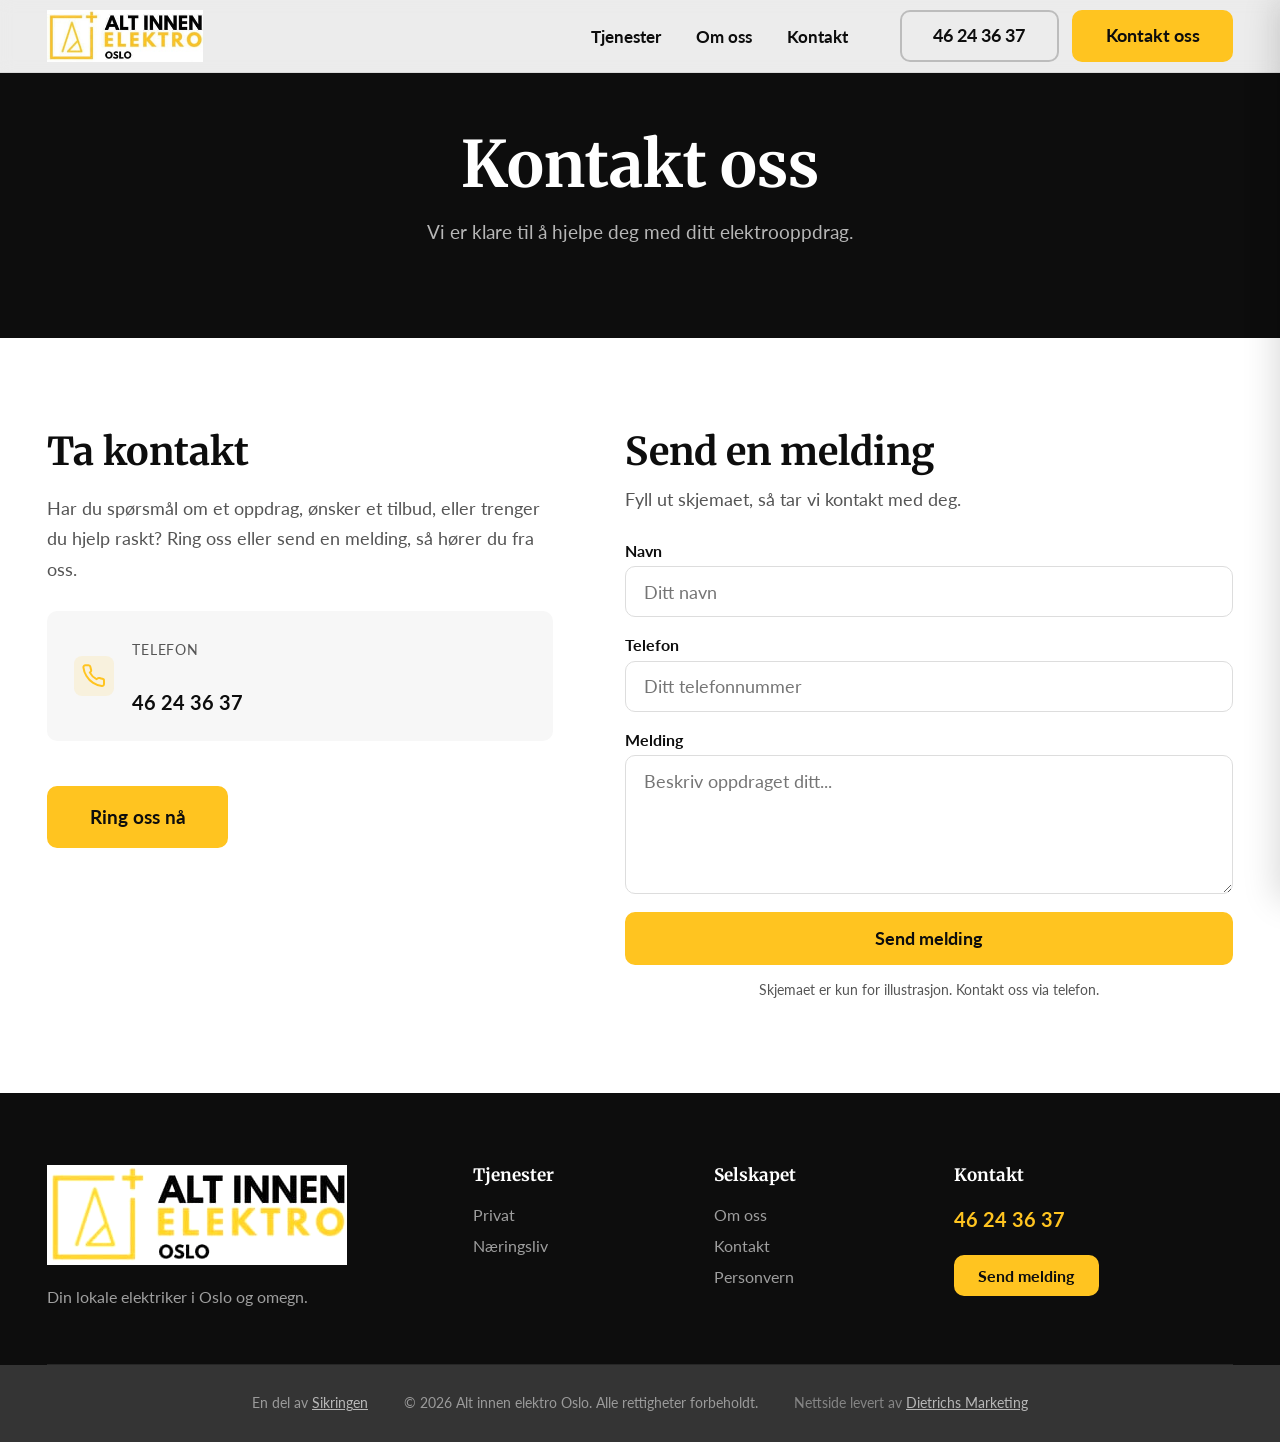
<file: kontakt.html>
﻿<!DOCTYPE html>
<html lang="no">
<head>
  <meta charset="UTF-8">
  <meta name="viewport" content="width=device-width, initial-scale=1.0">
  <title>Kontakt oss | Alt innen elektro Oslo</title>
  <meta name="description" content="Ta kontakt med Alt innen elektro Oslo. Ring 46 24 36 37 eller send oss en melding.">
  <meta name="theme-color" content="#FFC420">
  <link rel="icon" type="image/x-icon" href="favicon.ico">
  <link rel="icon" type="image/png" sizes="32x32" href="assets/favicon-32x32.png">
  <link rel="icon" type="image/png" sizes="16x16" href="assets/favicon-16x16.png">
  <link rel="apple-touch-icon" sizes="180x180" href="assets/apple-touch-icon.png">
  <link rel="preconnect" href="https://fonts.googleapis.com">
  <link rel="preconnect" href="https://fonts.gstatic.com" crossorigin>
  <link href="https://fonts.googleapis.com/css2?family=Merriweather:wght@400;700&family=Lato:wght@400;700&display=swap" rel="stylesheet">
  <link rel="stylesheet" href="style.css">
  <link rel="stylesheet" href="subpage.css">
  <script src="app.js" defer></script>
</head>
<body>
  <header class="header" id="header">
    <div class="header__inner">
      <a href="index.html" class="header__logo">
        <img src="assets/logo.jpg" alt="Alt innen elektro Oslo" height="60">
      </a>
      <nav class="header__nav" id="mainNav" aria-label="Navigasjon">
        <ul>
          <li class="has-sub">
            <a href="#" aria-haspopup="true">Tjenester</a>
            <ul class="submenu">
              <li><a href="tjenester-privat.html">Privat</a></li>
              <li><a href="tjenester-naring.html">Næringsliv</a></li>
            </ul>
          </li>
          <li><a href="om-oss.html">Om oss</a></li>
          <li><a href="kontakt.html">Kontakt</a></li>
        </ul>
      </nav>
      <div class="header__cta">
        <a href="tel:46243637" class="btn btn--ghost">46 24 36 37</a>
        <a href="kontakt.html" class="btn btn--primary">Kontakt oss</a>
      </div>
      <button class="burger" id="burger" aria-label="Meny" aria-expanded="false">
        <span></span><span></span><span></span>
      </button>
    </div>
  </header>
  <div class="drawer" id="drawer" role="dialog" aria-modal="true" aria-label="Mobilmeny">
    <div class="drawer__inner">
      <button class="drawer__close" id="drawerClose" aria-label="Lukk meny">&times;</button>
      <nav aria-label="Mobilnavigasjon">
        <ul>
          <li><a href="tjenester-privat.html">Tjenester privat</a></li>
          <li><a href="tjenester-naring.html">Tjenester næringsliv</a></li>
          <li><a href="om-oss.html">Om oss</a></li>
          <li><a href="kontakt.html">Kontakt</a></li>
        </ul>
      </nav>
      <div class="drawer__contact">
        <a href="tel:46243637" class="btn btn--primary btn--full">Ring 46 24 36 37</a>
      </div>
    </div>
  </div>
  <div class="drawer-overlay" id="drawerOverlay"></div>

  <main>
    <div class="subpage-hero">
      <div class="container">
        <h1>Kontakt oss</h1>
        <p>Vi er klare til å hjelpe deg med ditt elektrooppdrag.</p>
      </div>
    </div>

    <section class="section section--light">
      <div class="container">
        <div class="contact-grid">
          <div class="contact-info reveal">
            <h2>Ta kontakt</h2>
            <p>Har du spørsmål om et oppdrag, ønsker et tilbud, eller trenger du hjelp raskt? Ring oss eller send en melding, så hører du fra oss.</p>
            <div class="contact-card">
              <div class="contact-card__item">
                <div class="contact-card__icon">
                  <svg viewBox="0 0 24 24" fill="none" stroke="currentColor" stroke-width="2"><path d="M22 16.92v3a2 2 0 0 1-2.18 2 19.79 19.79 0 0 1-8.63-3.07A19.5 19.5 0 0 1 4.49 12a19.79 19.79 0 0 1-3.07-8.67A2 2 0 0 1 3.4 1.16h3a2 2 0 0 1 2 1.72c.127.96.361 1.903.7 2.81a2 2 0 0 1-.45 2.11L7.91 8.6a16 16 0 0 0 6.59 6.59l1.01-.7a2 2 0 0 1 2.11-.45c.907.339 1.85.573 2.81.7A2 2 0 0 1 22 16.92z"/></svg>
                </div>
                <div>
                  <p class="contact-card__label">Telefon</p>
                  <a href="tel:46243637" class="contact-card__value">46 24 36 37</a>
                </div>
              </div>
            </div>
            <a href="tel:46243637" class="btn btn--primary btn--lg" style="margin-top:1.5rem">Ring oss nå</a>
          </div>
          <div class="contact-form-wrap reveal">
            <h2>Send en melding</h2>
            <p style="margin-bottom:1.5rem">Fyll ut skjemaet, så tar vi kontakt med deg.</p>
            <form class="contact-form" id="contactForm" novalidate>
              <div class="form-group">
                <label for="navn">Navn</label>
                <input type="text" id="navn" name="navn" placeholder="Ditt navn" required>
              </div>
              <div class="form-group">
                <label for="telefon">Telefon</label>
                <input type="tel" id="telefon" name="telefon" placeholder="Ditt telefonnummer" required>
              </div>
              <div class="form-group">
                <label for="melding">Melding</label>
                <textarea id="melding" name="melding" rows="5" placeholder="Beskriv oppdraget ditt..." required></textarea>
              </div>
              <button type="submit" class="btn btn--primary btn--full">Send melding</button>
              <p class="form-note">Skjemaet er kun for illustrasjon. Kontakt oss via telefon.</p>
            </form>
          </div>
        </div>
      </div>
    </section>
  </main>

  <footer class="footer">
    <div class="container">
      <div class="footer__grid">
        <div class="footer__brand">
          <img src="assets/logo.jpg" alt="Alt innen elektro Oslo" height="50">
          <p>Din lokale elektriker i Oslo og omegn.</p>
        </div>
        <div class="footer__links">
          <h4>Tjenester</h4>
          <ul>
            <li><a href="tjenester-privat.html">Privat</a></li>
            <li><a href="tjenester-naring.html">Næringsliv</a></li>
          </ul>
        </div>
        <div class="footer__links">
          <h4>Selskapet</h4>
          <ul>
            <li><a href="om-oss.html">Om oss</a></li>
            <li><a href="kontakt.html">Kontakt</a></li>
            <li><a href="personvernerklaering.html">Personvern</a></li>
          </ul>
        </div>
        <div class="footer__contact">
          <h4>Kontakt</h4>
          <p><a href="tel:46243637">46 24 36 37</a></p>
          <a href="kontakt.html" class="btn btn--primary btn--sm">Send melding</a>
        </div>
      </div>
    </div>
    <div class="footer__bottom">
      <div class="container">
        <p>En del av <a href="https://www.sikringen.no/" target="_blank" rel="noopener">Sikringen</a></p>
        <p>&copy; 2026 Alt innen elektro Oslo. Alle rettigheter forbeholdt.</p>
        <p class="footer__credit">Nettside levert av <a href="https://dmarketing.no" target="_blank" rel="noopener">Dietrichs Marketing</a></p>
      </div>
    </div>
  </footer>
</body>
</html>
</file>
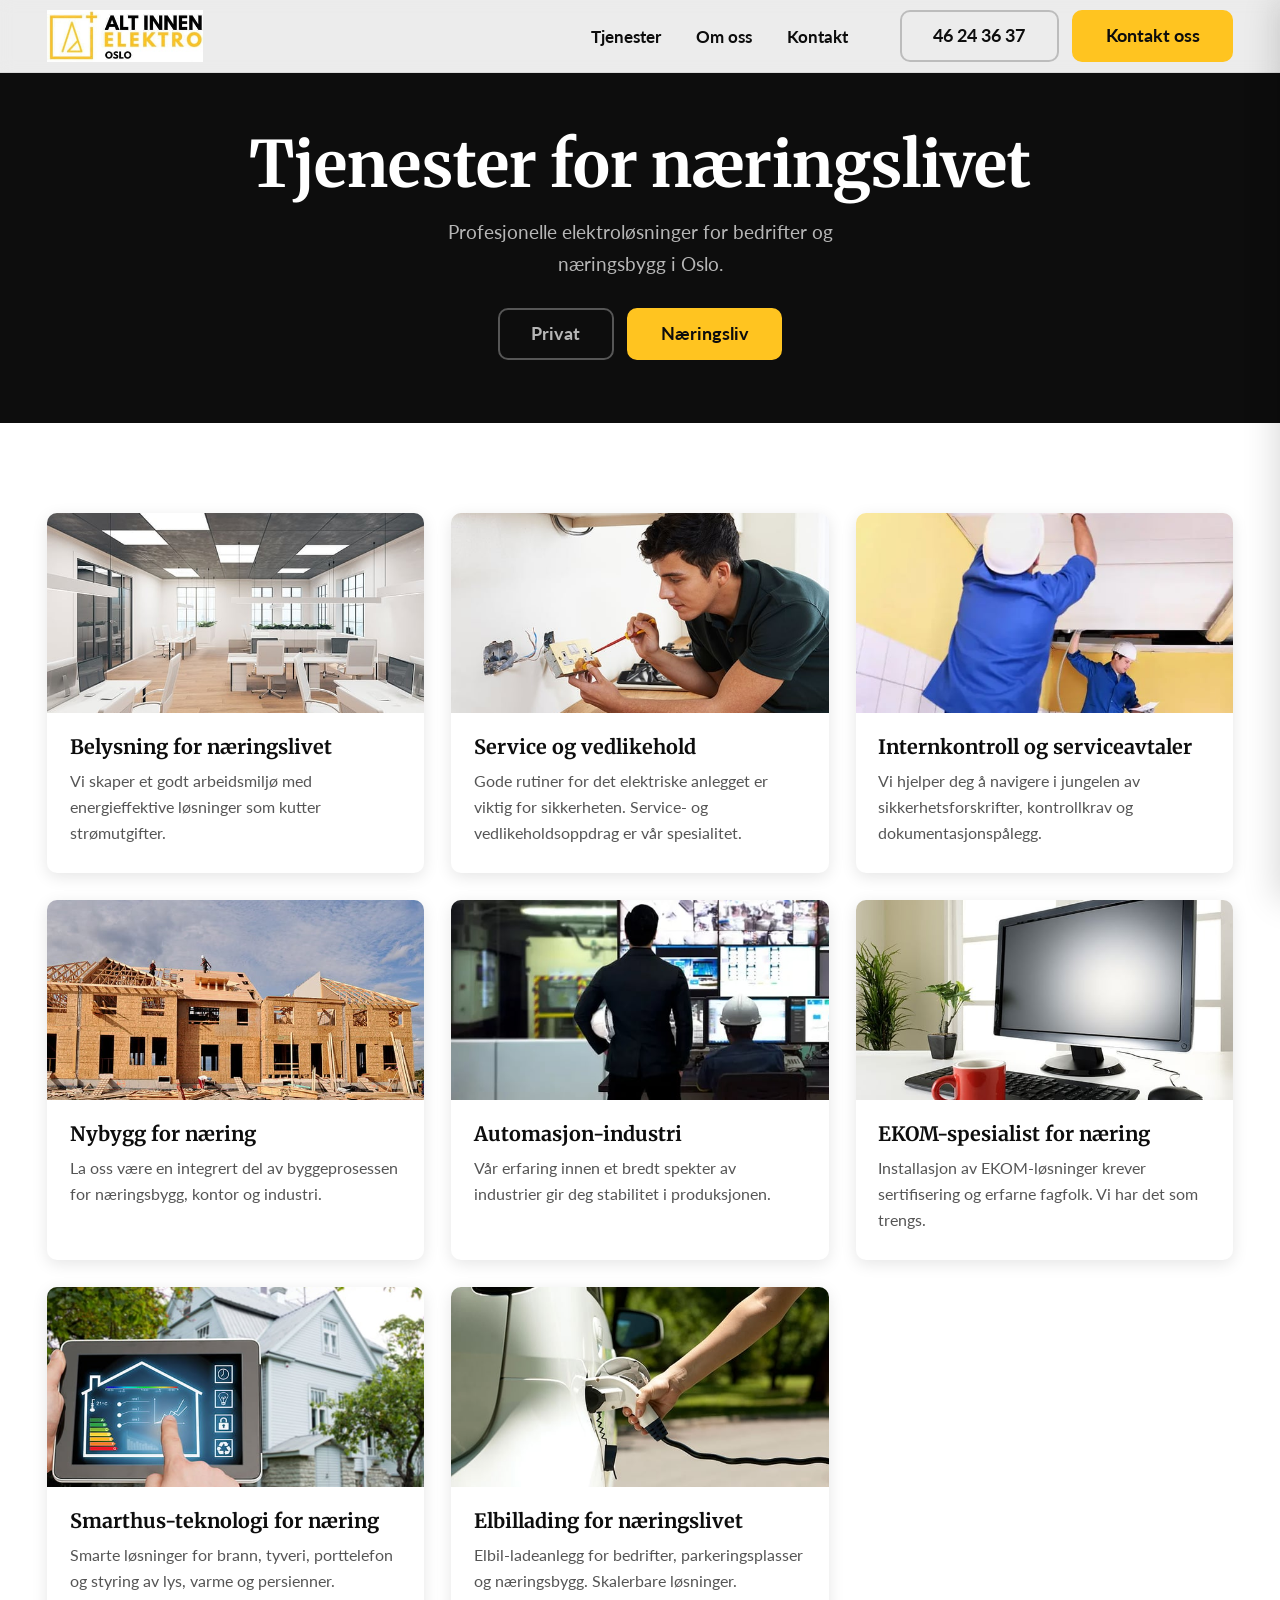
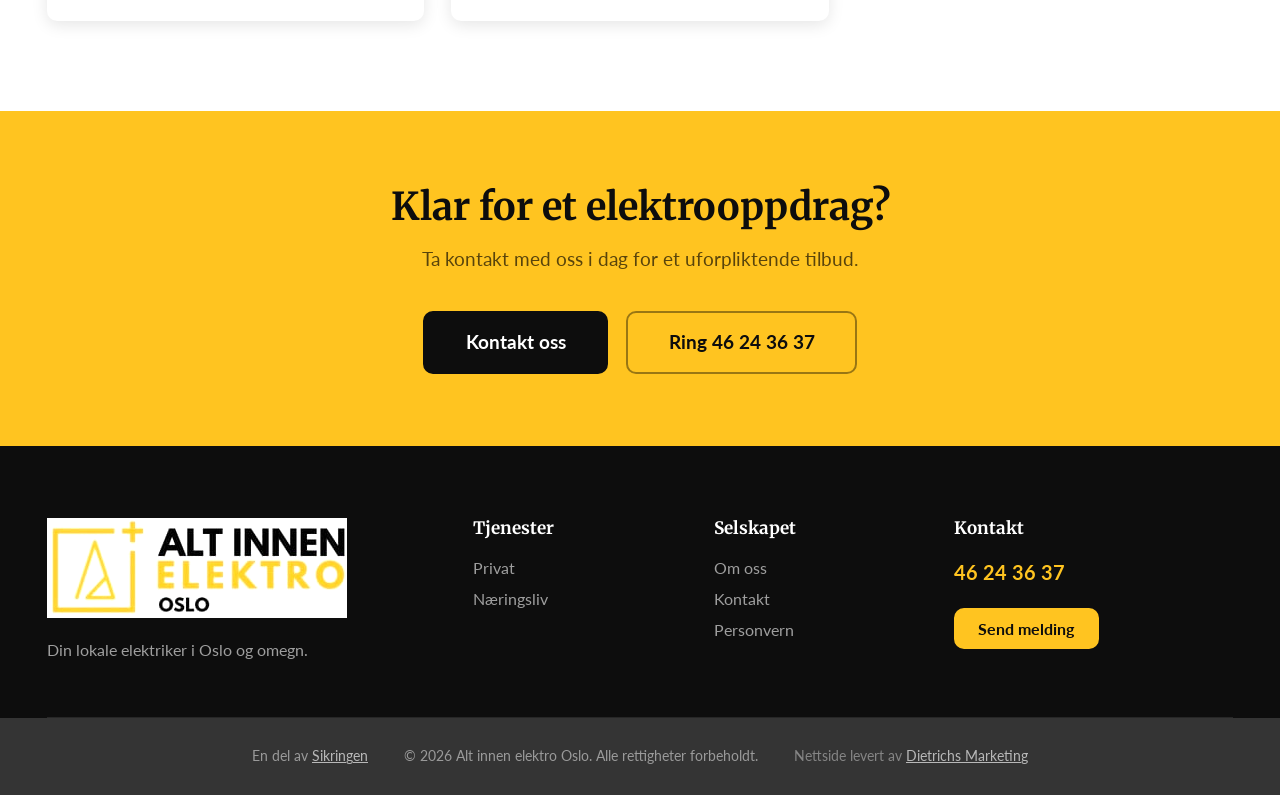
<file: tjenester-naring.html>
﻿<!DOCTYPE html>
<html lang="no">
<head>
  <meta charset="UTF-8">
  <meta name="viewport" content="width=device-width, initial-scale=1.0">
  <title>Tjenester for næringslivet | Alt innen elektro Oslo</title>
  <meta name="description" content="Elektrotjenester for næringslivet i Oslo. Belysning, service, internkontroll, nybygg, automasjon og mer.">
  <meta name="theme-color" content="#FFC420">
  <link rel="icon" type="image/x-icon" href="favicon.ico">
  <link rel="icon" type="image/png" sizes="32x32" href="assets/favicon-32x32.png">
  <link rel="icon" type="image/png" sizes="16x16" href="assets/favicon-16x16.png">
  <link rel="apple-touch-icon" sizes="180x180" href="assets/apple-touch-icon.png">
  <link rel="preconnect" href="https://fonts.googleapis.com">
  <link rel="preconnect" href="https://fonts.gstatic.com" crossorigin>
  <link href="https://fonts.googleapis.com/css2?family=Merriweather:wght@400;700&family=Lato:wght@400;700&display=swap" rel="stylesheet">
  <link rel="stylesheet" href="style.css">
  <link rel="stylesheet" href="subpage.css">
  <script src="app.js" defer></script>
</head>
<body>
  <header class="header" id="header">
    <div class="header__inner">
      <a href="index.html" class="header__logo">
        <img src="assets/logo.jpg" alt="Alt innen elektro Oslo" height="60">
      </a>
      <nav class="header__nav" id="mainNav" aria-label="Navigasjon">
        <ul>
          <li class="has-sub">
            <a href="#" aria-haspopup="true">Tjenester</a>
            <ul class="submenu">
              <li><a href="tjenester-privat.html">Privat</a></li>
              <li><a href="tjenester-naring.html">Næringsliv</a></li>
            </ul>
          </li>
          <li><a href="om-oss.html">Om oss</a></li>
          <li><a href="kontakt.html">Kontakt</a></li>
        </ul>
      </nav>
      <div class="header__cta">
        <a href="tel:46243637" class="btn btn--ghost">46 24 36 37</a>
        <a href="kontakt.html" class="btn btn--primary">Kontakt oss</a>
      </div>
      <button class="burger" id="burger" aria-label="Meny" aria-expanded="false">
        <span></span><span></span><span></span>
      </button>
    </div>
  </header>
  <div class="drawer" id="drawer" role="dialog" aria-modal="true" aria-label="Mobilmeny">
    <div class="drawer__inner">
      <button class="drawer__close" id="drawerClose" aria-label="Lukk meny">&times;</button>
      <nav aria-label="Mobilnavigasjon">
        <ul>
          <li><a href="tjenester-privat.html">Tjenester privat</a></li>
          <li><a href="tjenester-naring.html">Tjenester næringsliv</a></li>
          <li><a href="om-oss.html">Om oss</a></li>
          <li><a href="kontakt.html">Kontakt</a></li>
        </ul>
      </nav>
      <div class="drawer__contact">
        <a href="tel:46243637" class="btn btn--primary btn--full">Ring 46 24 36 37</a>
        <a href="kontakt.html" class="btn btn--outline btn--full">Send en melding</a>
      </div>
    </div>
  </div>
  <div class="drawer-overlay" id="drawerOverlay"></div>

  <main>
    <div class="subpage-hero">
      <div class="container">
        <h1>Tjenester for næringslivet</h1>
        <p>Profesjonelle elektroløsninger for bedrifter og næringsbygg i Oslo.</p>
        <div class="subpage-tabs">
          <a href="tjenester-privat.html" class="btn btn--ghost">Privat</a>
          <a href="tjenester-naring.html" class="btn btn--primary">Næringsliv</a>
        </div>
      </div>
    </div>

    <section class="section section--light">
      <div class="container">
        <div class="service-grid" id="naring"></div>
      </div>
    </section>

    <section class="cta-banner">
      <div class="container">
        <div class="cta-banner__inner reveal">
          <h2>Klar for et elektrooppdrag?</h2>
          <p>Ta kontakt med oss i dag for et uforpliktende tilbud.</p>
          <div class="cta-banner__actions">
            <a href="kontakt.html" class="btn btn--primary btn--lg">Kontakt oss</a>
            <a href="tel:46243637" class="btn btn--outline-light btn--lg">Ring 46 24 36 37</a>
          </div>
        </div>
      </div>
    </section>
  </main>

  <footer class="footer">
    <div class="container">
      <div class="footer__grid">
        <div class="footer__brand">
          <img src="assets/logo.jpg" alt="Alt innen elektro Oslo" height="50">
          <p>Din lokale elektriker i Oslo og omegn.</p>
        </div>
        <div class="footer__links">
          <h4>Tjenester</h4>
          <ul>
            <li><a href="tjenester-privat.html">Privat</a></li>
            <li><a href="tjenester-naring.html">Næringsliv</a></li>
          </ul>
        </div>
        <div class="footer__links">
          <h4>Selskapet</h4>
          <ul>
            <li><a href="om-oss.html">Om oss</a></li>
            <li><a href="kontakt.html">Kontakt</a></li>
            <li><a href="personvernerklaering.html">Personvern</a></li>
          </ul>
        </div>
        <div class="footer__contact">
          <h4>Kontakt</h4>
          <p><a href="tel:46243637">46 24 36 37</a></p>
          <a href="kontakt.html" class="btn btn--primary btn--sm">Send melding</a>
        </div>
      </div>
    </div>
    <div class="footer__bottom">
      <div class="container">
        <p>En del av <a href="https://www.sikringen.no/" target="_blank" rel="noopener">Sikringen</a></p>
        <p>&copy; 2026 Alt innen elektro Oslo. Alle rettigheter forbeholdt.</p>
        <p class="footer__credit">Nettside levert av <a href="https://dmarketing.no" target="_blank" rel="noopener">Dietrichs Marketing</a></p>
      </div>
    </div>
  </footer>
</body>
</html>
</file>
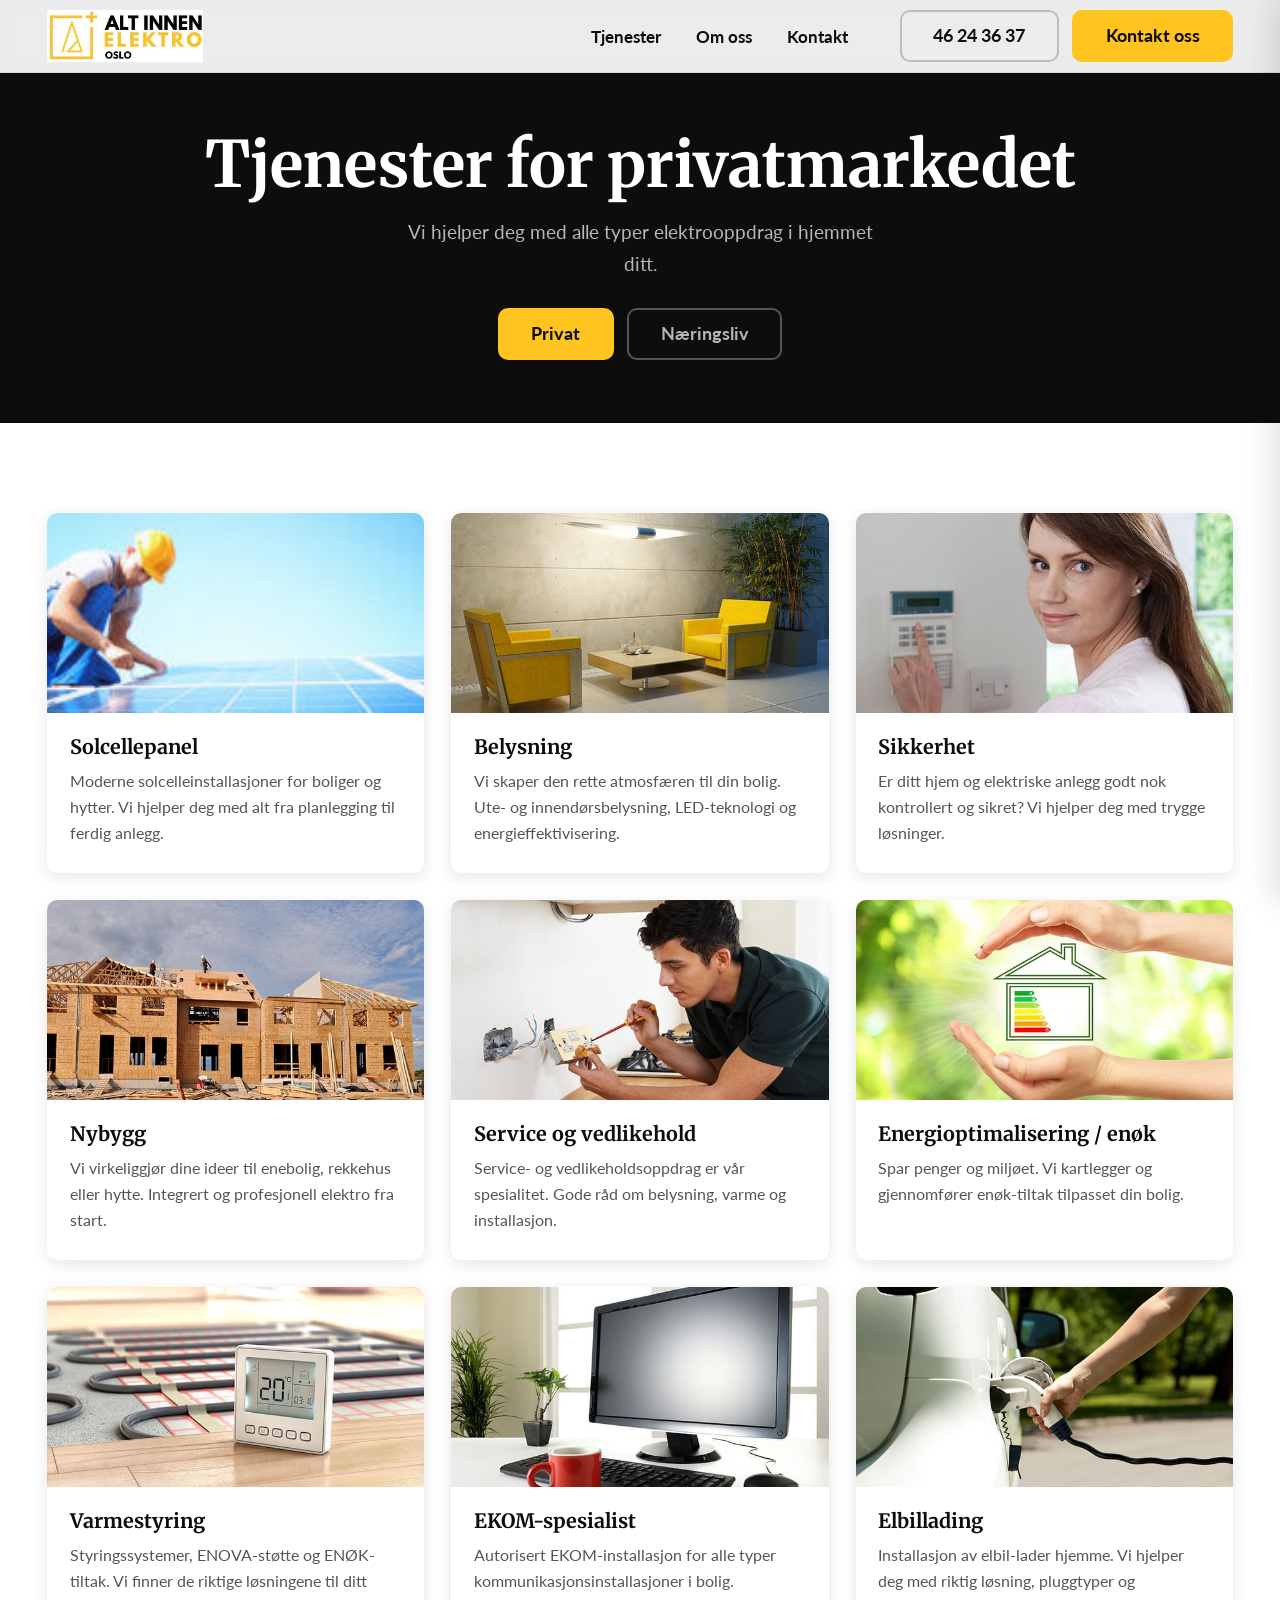
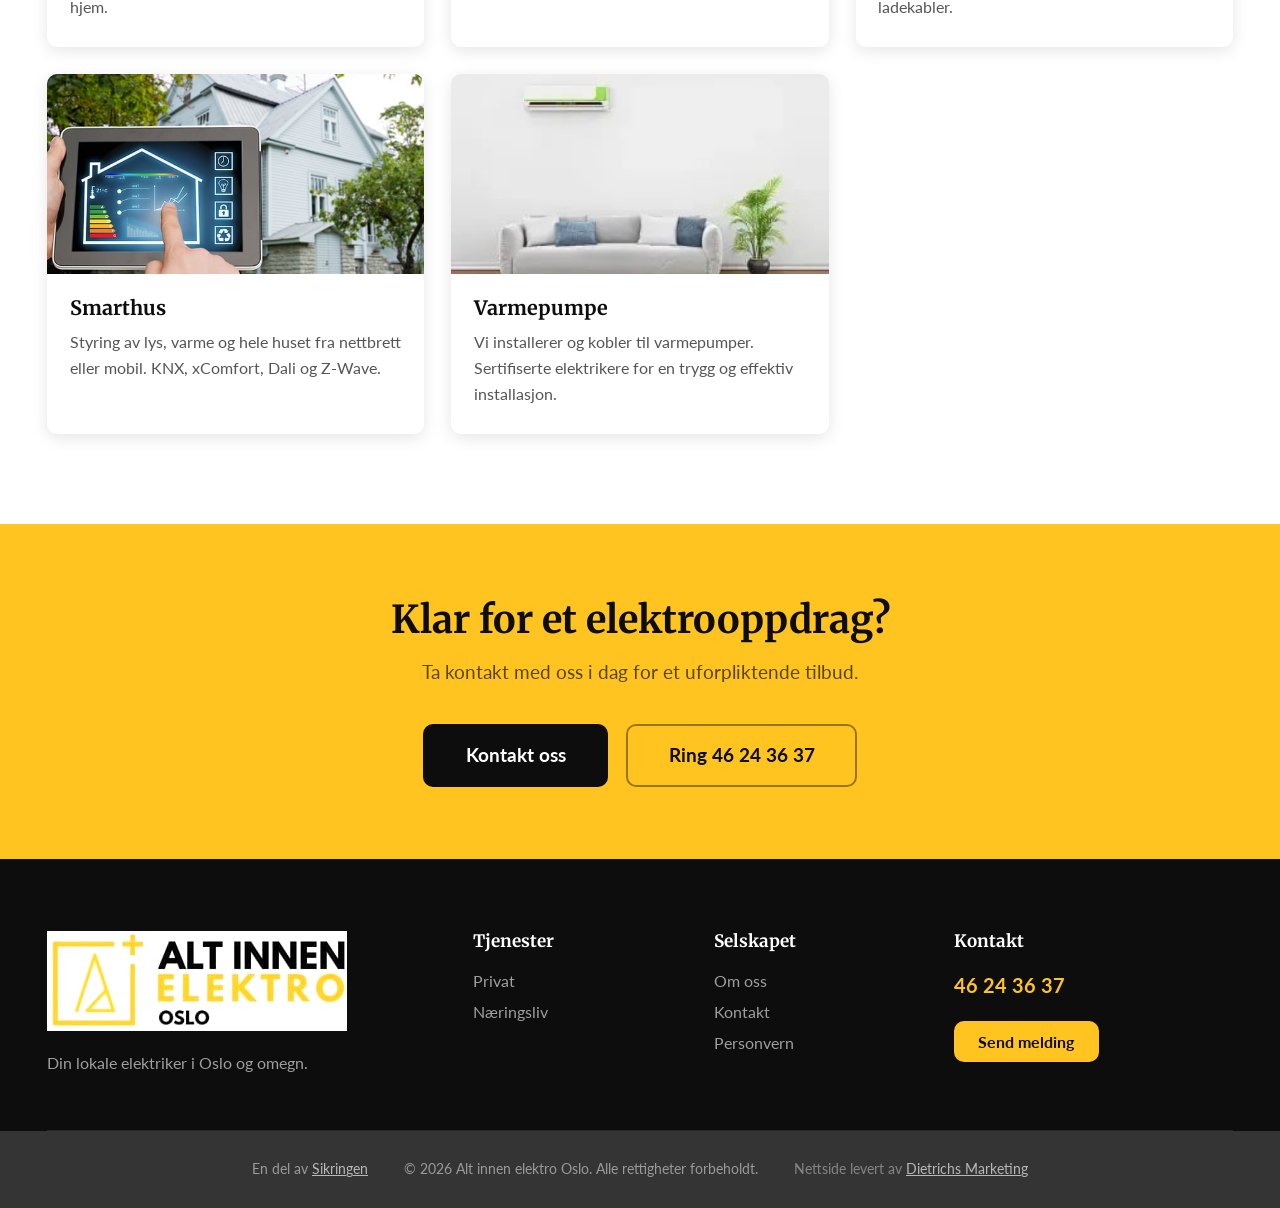
<file: tjenester-privat.html>
﻿<!DOCTYPE html>
<html lang="no">
<head>
  <meta charset="UTF-8">
  <meta name="viewport" content="width=device-width, initial-scale=1.0">
  <title>Tjenester for privatmarkedet | Alt innen elektro Oslo</title>
  <meta name="description" content="Elektrotjenester for privatmarkedet i Oslo. Solcelle, belysning, sikkerhet, nybygg, elbillading og mer.">
  <meta name="theme-color" content="#FFC420">
  <link rel="icon" type="image/x-icon" href="favicon.ico">
  <link rel="icon" type="image/png" sizes="32x32" href="assets/favicon-32x32.png">
  <link rel="icon" type="image/png" sizes="16x16" href="assets/favicon-16x16.png">
  <link rel="apple-touch-icon" sizes="180x180" href="assets/apple-touch-icon.png">
  <link rel="preconnect" href="https://fonts.googleapis.com">
  <link rel="preconnect" href="https://fonts.gstatic.com" crossorigin>
  <link href="https://fonts.googleapis.com/css2?family=Merriweather:wght@400;700&family=Lato:wght@400;700&display=swap" rel="stylesheet">
  <link rel="stylesheet" href="style.css">
  <link rel="stylesheet" href="subpage.css">
  <script src="app.js" defer></script>
</head>
<body>
  <header class="header" id="header">
    <div class="header__inner">
      <a href="index.html" class="header__logo">
        <img src="assets/logo.jpg" alt="Alt innen elektro Oslo" height="60">
      </a>
      <nav class="header__nav" id="mainNav" aria-label="Navigasjon">
        <ul>
          <li class="has-sub">
            <a href="#" aria-haspopup="true">Tjenester</a>
            <ul class="submenu">
              <li><a href="tjenester-privat.html">Privat</a></li>
              <li><a href="tjenester-naring.html">Næringsliv</a></li>
            </ul>
          </li>
          <li><a href="om-oss.html">Om oss</a></li>
          <li><a href="kontakt.html">Kontakt</a></li>
        </ul>
      </nav>
      <div class="header__cta">
        <a href="tel:46243637" class="btn btn--ghost">46 24 36 37</a>
        <a href="kontakt.html" class="btn btn--primary">Kontakt oss</a>
      </div>
      <button class="burger" id="burger" aria-label="Meny" aria-expanded="false">
        <span></span><span></span><span></span>
      </button>
    </div>
  </header>
  <div class="drawer" id="drawer" role="dialog" aria-modal="true" aria-label="Mobilmeny">
    <div class="drawer__inner">
      <button class="drawer__close" id="drawerClose" aria-label="Lukk meny">&times;</button>
      <nav aria-label="Mobilnavigasjon">
        <ul>
          <li><a href="tjenester-privat.html">Tjenester privat</a></li>
          <li><a href="tjenester-naring.html">Tjenester næringsliv</a></li>
          <li><a href="om-oss.html">Om oss</a></li>
          <li><a href="kontakt.html">Kontakt</a></li>
        </ul>
      </nav>
      <div class="drawer__contact">
        <a href="tel:46243637" class="btn btn--primary btn--full">Ring 46 24 36 37</a>
        <a href="kontakt.html" class="btn btn--outline btn--full">Send en melding</a>
      </div>
    </div>
  </div>
  <div class="drawer-overlay" id="drawerOverlay"></div>

  <main>
    <div class="subpage-hero">
      <div class="container">
        <h1>Tjenester for privatmarkedet</h1>
        <p>Vi hjelper deg med alle typer elektrooppdrag i hjemmet ditt.</p>
        <div class="subpage-tabs">
          <a href="tjenester-privat.html" class="btn btn--primary">Privat</a>
          <a href="tjenester-naring.html" class="btn btn--ghost">Næringsliv</a>
        </div>
      </div>
    </div>

    <section class="section section--light">
      <div class="container">
        <div class="service-grid" id="privat"></div>
      </div>
    </section>

    <section class="cta-banner">
      <div class="container">
        <div class="cta-banner__inner reveal">
          <h2>Klar for et elektrooppdrag?</h2>
          <p>Ta kontakt med oss i dag for et uforpliktende tilbud.</p>
          <div class="cta-banner__actions">
            <a href="kontakt.html" class="btn btn--primary btn--lg">Kontakt oss</a>
            <a href="tel:46243637" class="btn btn--outline-light btn--lg">Ring 46 24 36 37</a>
          </div>
        </div>
      </div>
    </section>
  </main>

  <footer class="footer">
    <div class="container">
      <div class="footer__grid">
        <div class="footer__brand">
          <img src="assets/logo.jpg" alt="Alt innen elektro Oslo" height="50">
          <p>Din lokale elektriker i Oslo og omegn.</p>
        </div>
        <div class="footer__links">
          <h4>Tjenester</h4>
          <ul>
            <li><a href="tjenester-privat.html">Privat</a></li>
            <li><a href="tjenester-naring.html">Næringsliv</a></li>
          </ul>
        </div>
        <div class="footer__links">
          <h4>Selskapet</h4>
          <ul>
            <li><a href="om-oss.html">Om oss</a></li>
            <li><a href="kontakt.html">Kontakt</a></li>
            <li><a href="personvernerklaering.html">Personvern</a></li>
          </ul>
        </div>
        <div class="footer__contact">
          <h4>Kontakt</h4>
          <p><a href="tel:46243637">46 24 36 37</a></p>
          <a href="kontakt.html" class="btn btn--primary btn--sm">Send melding</a>
        </div>
      </div>
    </div>
    <div class="footer__bottom">
      <div class="container">
        <p>En del av <a href="https://www.sikringen.no/" target="_blank" rel="noopener">Sikringen</a></p>
        <p>&copy; 2026 Alt innen elektro Oslo. Alle rettigheter forbeholdt.</p>
        <p class="footer__credit">Nettside levert av <a href="https://dmarketing.no" target="_blank" rel="noopener">Dietrichs Marketing</a></p>
      </div>
    </div>
  </footer>
</body>
</html>
</file>
<file: style.css>
/* === TOKENS === */
:root {
  --yellow: #FFC420;
  --yellow-dark: #d79c00;
  --black: #0d0d0d;
  --white: #fff;
  --grey: #f7f7f7;
  --footer-dark: #343434;
  --text: #1a1a1a;
  --text-muted: #555;
  --radius: 10px;
  --shadow: 0 4px 16px rgba(0,0,0,0.10);
  --transition: 0.25s ease;
  --max-w: 1240px;
}

/* === RESET === */
*, *::before, *::after { box-sizing: border-box; margin: 0; padding: 0; }
html { scroll-behavior: smooth; font-size: 18px; }
body {
  font-family: 'Lato', sans-serif;
  color: var(--text);
  background: var(--white);
  overflow-x: hidden;
}
img { display: block; max-width: 100%; height: auto; }
a { color: inherit; text-decoration: none; }
ul { list-style: none; }
button { cursor: pointer; font-family: inherit; border: none; background: none; }

/* === TYPOGRAPHY === */
h1, h2, h3, h4 {
  font-family: 'Merriweather', serif;
  font-weight: 700;
  line-height: 1.2;
  color: var(--black);
}
h1 { font-size: clamp(2.2rem, 5vw, 3.8rem); }
h2 { font-size: clamp(1.6rem, 3vw, 2.4rem); }
h3 { font-size: clamp(1.1rem, 2vw, 1.4rem); }
p { line-height: 1.7; color: var(--text-muted); }

.accent { color: var(--yellow); }

/* === BUTTONS === */
.btn {
  display: inline-flex;
  align-items: center;
  justify-content: center;
  padding: 0.75rem 1.75rem;
  border-radius: var(--radius);
  font-family: 'Lato', sans-serif;
  font-weight: 700;
  font-size: 1rem;
  transition: background var(--transition), color var(--transition), border-color var(--transition), opacity var(--transition);
  white-space: nowrap;
  line-height: 1.2;
}
.btn--primary {
  background: var(--yellow);
  color: var(--black);
  border: 2px solid var(--yellow);
}
.btn--primary:hover { background: var(--yellow-dark); border-color: var(--yellow-dark); }
.btn--ghost {
  background: transparent;
  color: var(--black);
  border: 2px solid rgba(0,0,0,0.2);
}
.btn--ghost:hover { border-color: var(--black); }
.btn--outline {
  background: transparent;
  color: var(--yellow);
  border: 2px solid var(--yellow);
}
.btn--outline:hover { background: var(--yellow); color: var(--black); }
.btn--outline-light {
  background: transparent;
  color: var(--white);
  border: 2px solid rgba(255,255,255,0.6);
}
.btn--outline-light:hover { background: rgba(255,255,255,0.15); border-color: var(--white); }
.btn--lg { padding: 1rem 2.25rem; font-size: 1.05rem; }
.btn--sm { padding: 0.5rem 1.25rem; font-size: 0.9rem; }
.btn--full { width: 100%; }

/* === LAYOUT === */
.container {
  max-width: var(--max-w);
  margin: 0 auto;
  padding: 0 1.5rem;
}
.section { padding: 5rem 0; }
.section--light { background: var(--white); }
.section--dark { background: var(--black); }
.section--grey { background: var(--grey); }

.section-header {
  text-align: center;
  margin-bottom: 3rem;
}
.section-header h2 { margin-bottom: 0.75rem; }
.section-header p { max-width: 520px; margin: 0 auto; }

/* === HEADER === */
.header {
  position: fixed;
  top: 0; left: 0; right: 0;
  z-index: 200;
  background: rgba(255,255,255,0.92);
  backdrop-filter: blur(8px);
  -webkit-backdrop-filter: blur(8px);
  border-bottom: 1px solid rgba(0,0,0,0.08);
  transition: box-shadow var(--transition);
}
.header.scrolled { box-shadow: var(--shadow); }
.header__inner {
  max-width: var(--max-w);
  margin: 0 auto;
  padding: 0 1.5rem;
  height: 72px;
  display: flex;
  align-items: center;
  gap: 2rem;
}
.header__logo img {
  height: clamp(36px, 5vw, 52px);
  width: auto;
  object-fit: contain;
}
.header__nav { margin-left: auto; }
.header__nav ul {
  display: flex;
  align-items: center;
  gap: 0.25rem;
}
.header__nav li { position: relative; }
.header__nav a {
  display: block;
  padding: 0.5rem 0.85rem;
  font-weight: 700;
  color: var(--black);
  border-radius: 6px;
  transition: background var(--transition);
  font-size: 0.95rem;
}
.header__nav a:hover { background: var(--grey); }

/* Submenu */
.submenu {
  position: absolute;
  top: calc(100% + 6px);
  left: 0;
  background: var(--white);
  border: 1px solid rgba(0,0,0,0.1);
  border-radius: var(--radius);
  box-shadow: var(--shadow);
  min-width: 180px;
  opacity: 0;
  pointer-events: none;
  transform: translateY(-6px);
  transition: opacity var(--transition), transform var(--transition);
  z-index: 300;
}
.has-sub:hover .submenu,
.has-sub:focus-within .submenu {
  opacity: 1;
  pointer-events: all;
  transform: translateY(0);
}
.submenu li a {
  padding: 0.65rem 1rem;
  border-radius: 0;
  display: block;
}
.submenu li:first-child a { border-radius: var(--radius) var(--radius) 0 0; }
.submenu li:last-child a { border-radius: 0 0 var(--radius) var(--radius); }

.header__cta {
  display: flex;
  align-items: center;
  gap: 0.75rem;
  flex-shrink: 0;
}

/* Burger */
.burger {
  display: none;
  flex-direction: column;
  justify-content: center;
  align-items: center;
  gap: 5px;
  width: 44px;
  height: 44px;
  margin-left: auto;
  flex-shrink: 0;
}
.burger span {
  display: block;
  width: 24px;
  height: 2px;
  background: var(--black);
  border-radius: 2px;
  transition: transform 0.3s, opacity 0.3s;
}
.burger.open span:nth-child(1) { transform: translateY(7px) rotate(45deg); }
.burger.open span:nth-child(2) { opacity: 0; }
.burger.open span:nth-child(3) { transform: translateY(-7px) rotate(-45deg); }

/* === MOBILE DRAWER === */
.drawer {
  position: fixed;
  top: 0; right: 0;
  width: min(340px, 90vw);
  height: 100dvh;
  background: var(--white);
  z-index: 500;
  transform: translateX(100%);
  transition: transform 0.35s cubic-bezier(0.4, 0, 0.2, 1);
  overflow-y: auto;
  box-shadow: -4px 0 32px rgba(0,0,0,0.15);
}
.drawer.open { transform: translateX(0); }
.drawer__inner {
  padding: 5rem 2rem 2rem;
  display: flex;
  flex-direction: column;
  gap: 2rem;
}
.drawer__close {
  position: absolute;
  top: 1rem; right: 1.25rem;
  font-size: 2rem;
  line-height: 1;
  color: var(--black);
  background: none;
  border: none;
  cursor: pointer;
  padding: 0.25rem;
}
.drawer nav ul { display: flex; flex-direction: column; gap: 0.25rem; }
.drawer nav a {
  display: block;
  padding: 1rem 0.5rem;
  font-size: 1.1rem;
  font-weight: 700;
  color: var(--black);
  border-bottom: 1px solid var(--grey);
}
.drawer__contact { display: flex; flex-direction: column; gap: 0.75rem; }

.drawer-overlay {
  position: fixed;
  inset: 0;
  background: rgba(0,0,0,0.45);
  z-index: 400;
  opacity: 0;
  pointer-events: none;
  transition: opacity 0.3s;
}
.drawer-overlay.open { opacity: 1; pointer-events: all; }

/* === HERO === */
.hero {
  position: relative;
  min-height: 100svh;
  display: flex;
  align-items: center;
  overflow: hidden;
  padding-top: 72px;
}
.hero__bg {
  position: absolute;
  inset: 0;
  background-size: cover;
  background-position: center;
  z-index: 0;
}
.hero__overlay {
  position: absolute;
  inset: 0;
  background: linear-gradient(
    100deg,
    rgba(0,0,0,0.72) 0%,
    rgba(0,0,0,0.55) 55%,
    rgba(0,0,0,0.2) 100%
  );
}
.hero__content {
  position: relative;
  z-index: 1;
  max-width: var(--max-w);
  margin: 0 auto;
  padding: 4rem 1.5rem;
  max-width: 680px;
  width: 100%;
  margin-left: max(1.5rem, calc(50vw - var(--max-w)/2));
}
.hero__label {
  font-size: 0.95rem;
  font-weight: 700;
  letter-spacing: 0.08em;
  text-transform: uppercase;
  color: var(--yellow);
  margin-bottom: 1rem;
}
.hero__content h1 {
  color: var(--white);
  margin-bottom: 1.25rem;
}
.hero__lead {
  color: rgba(255,255,255,0.85);
  font-size: 1.1rem;
  max-width: 480px;
  margin-bottom: 2.25rem;
  line-height: 1.7;
}
.hero__actions {
  display: flex;
  gap: 1rem;
  flex-wrap: wrap;
}
.hero__scroll-hint {
  position: absolute;
  bottom: 2rem;
  left: 50%;
  transform: translateX(-50%);
  z-index: 1;
}
.hero__scroll-hint span {
  display: block;
  width: 20px;
  height: 30px;
  border: 2px solid rgba(255,255,255,0.5);
  border-radius: 10px;
  position: relative;
}
.hero__scroll-hint span::before {
  content: '';
  position: absolute;
  top: 4px;
  left: 50%;
  transform: translateX(-50%);
  width: 4px;
  height: 4px;
  background: rgba(255,255,255,0.7);
  border-radius: 50%;
  animation: scrollHint 1.8s ease-in-out infinite;
}
@keyframes scrollHint {
  0% { opacity: 1; transform: translateX(-50%) translateY(0); }
  100% { opacity: 0; transform: translateX(-50%) translateY(12px); }
}

/* === TABS === */
.tabs {
  display: flex;
  gap: 0.5rem;
  margin-bottom: 2.5rem;
  border-bottom: 2px solid rgba(0,0,0,0.08);
  padding-bottom: 0;
}
.tab {
  padding: 0.65rem 1.5rem;
  font-family: 'Lato', sans-serif;
  font-size: 0.95rem;
  font-weight: 700;
  color: var(--text-muted);
  background: none;
  border: none;
  border-bottom: 3px solid transparent;
  margin-bottom: -2px;
  cursor: pointer;
  transition: color var(--transition), border-color var(--transition);
}
.tab--active, .tab:hover {
  color: var(--black);
  border-bottom-color: var(--yellow);
}

/* === SERVICE GRID === */
.service-grid {
  display: grid;
  grid-template-columns: repeat(auto-fill, minmax(min(100%, 280px), 1fr));
  gap: 1.5rem;
}
.service-grid--hidden { display: none; }

.service-card {
  background: var(--white);
  border-radius: var(--radius);
  box-shadow: var(--shadow);
  overflow: hidden;
  transition: transform 0.25s ease, box-shadow 0.25s ease;
}
.service-card:hover {
  transform: translateY(-4px);
  box-shadow: 0 8px 28px rgba(0,0,0,0.13);
}
.service-card__img {
  width: 100%;
  height: 200px;
  object-fit: cover;
}
.service-card__body {
  padding: 1.25rem 1.25rem 1.5rem;
}
.service-card__body h3 {
  margin-bottom: 0.5rem;
  font-size: 1.1rem;
}
.service-card__body p {
  font-size: 0.9rem;
  line-height: 1.6;
}

/* === WHY GRID === */
.why-grid {
  display: grid;
  grid-template-columns: repeat(auto-fit, minmax(min(100%, 240px), 1fr));
  gap: 1.5rem;
}
.why-card {
  background: rgba(255,255,255,0.05);
  border: 1px solid rgba(255,255,255,0.1);
  border-radius: var(--radius);
  padding: 2rem 1.5rem;
  color: var(--white);
}
.why-card__icon {
  width: 44px;
  height: 44px;
  margin-bottom: 1.25rem;
  color: var(--yellow);
}
.why-card__icon svg { width: 100%; height: 100%; }
.why-card h3 { color: var(--white); margin-bottom: 0.6rem; font-size: 1.1rem; }
.why-card p { color: rgba(255,255,255,0.7); font-size: 0.9rem; }

/* === ABOUT SPLIT === */
.about-split {
  display: grid;
  grid-template-columns: 1fr 1fr;
  gap: 4rem;
  align-items: center;
}
.about-split__text h2 { margin-bottom: 1.25rem; }
.about-split__text p { margin-bottom: 1rem; }
.about-split__text .btn { margin-top: 0.75rem; }
.about-split__img img {
  border-radius: var(--radius);
  box-shadow: var(--shadow);
  width: 100%;
  height: 380px;
  object-fit: cover;
}

/* === CERTIFICATIONS === */
.cert-grid {
  display: flex;
  flex-wrap: wrap;
  align-items: center;
  justify-content: center;
  gap: 2rem 2.5rem;
}
.cert-grid img {
  max-height: 72px;
  width: auto;
  object-fit: contain;
  filter: grayscale(20%);
  transition: filter var(--transition);
}
.cert-grid img:hover { filter: none; }

/* === CTA BANNER === */
.cta-banner {
  background: var(--yellow);
  padding: 4rem 0;
}
.cta-banner__inner {
  text-align: center;
}
.cta-banner__inner h2 { color: var(--black); margin-bottom: 0.75rem; }
.cta-banner__inner p { color: rgba(0,0,0,0.65); margin-bottom: 2rem; font-size: 1.05rem; }
.cta-banner__actions {
  display: flex;
  gap: 1rem;
  justify-content: center;
  flex-wrap: wrap;
}
.cta-banner .btn--primary {
  background: var(--black);
  color: var(--white);
  border-color: var(--black);
}
.cta-banner .btn--primary:hover { background: #333; border-color: #333; }
.cta-banner .btn--outline-light {
  color: var(--black);
  border-color: rgba(0,0,0,0.4);
}
.cta-banner .btn--outline-light:hover { background: rgba(0,0,0,0.08); }

/* === FOOTER === */
.footer {
  background: var(--black);
  color: rgba(255,255,255,0.85);
  padding-top: 4rem;
}
.footer__grid {
  display: grid;
  grid-template-columns: 2fr 1fr 1fr 1.5fr;
  gap: 3rem;
  padding-bottom: 3rem;
  border-bottom: 1px solid rgba(255,255,255,0.1);
}
.footer__brand img { margin-bottom: 1rem; filter: brightness(1.1); }
.footer__brand p { font-size: 0.9rem; color: rgba(255,255,255,0.6); }
.footer__links h4,
.footer__contact h4 {
  font-family: 'Merriweather', serif;
  color: var(--white);
  font-size: 0.95rem;
  margin-bottom: 1rem;
}
.footer__links ul { display: flex; flex-direction: column; gap: 0.5rem; }
.footer__links a {
  font-size: 0.9rem;
  color: rgba(255,255,255,0.6);
  transition: color var(--transition);
}
.footer__links a:hover { color: var(--yellow); }
.footer__contact p { margin-bottom: 1rem; font-size: 0.9rem; color: rgba(255,255,255,0.6); }
.footer__contact a[href^="tel"] {
  font-size: 1.1rem;
  font-weight: 700;
  color: var(--yellow);
}
.footer__bottom {
  background: var(--footer-dark);
  padding: 1.5rem 0;
  text-align: center;
}
.footer__bottom .container {
  display: flex;
  flex-wrap: wrap;
  align-items: center;
  justify-content: center;
  gap: 0.5rem 2rem;
}
.footer__bottom p { font-size: 0.75rem; color: rgba(255,255,255,0.5); }
.footer__bottom a { color: rgba(255,255,255,0.65); text-decoration: underline; }
.footer__bottom a:hover { color: var(--yellow); }
.footer__credit { color: rgba(255,255,255,0.4) !important; }

/* === REVEAL ANIMATIONS === */
.reveal {
  opacity: 0;
  transform: translateY(24px);
  transition: opacity 0.55s ease, transform 0.55s ease;
}
.reveal.visible {
  opacity: 1;
  transform: translateY(0);
}

/* === RESPONSIVE === */
@media (max-width: 1024px) {
  .header__cta .btn--ghost { display: none; }
  .footer__grid { grid-template-columns: 1fr 1fr; }
}

@media (max-width: 768px) {
  .header__nav { display: none; }
  .header__cta { display: none; }
  .burger { display: flex; }

  .hero__content {
    margin-left: 0;
    max-width: 100%;
    padding: 3rem 1.5rem;
    text-align: center;
  }
  .hero__actions { justify-content: center; }
  .hero__lead { margin: 0 auto 2rem; }

  .about-split { grid-template-columns: 1fr; gap: 2rem; }
  .about-split__img { order: -1; }
  .about-split__img img { height: 240px; }

  .footer__grid { grid-template-columns: 1fr 1fr; gap: 2rem; }
  .footer__brand { grid-column: 1 / -1; }

  .section { padding: 3.5rem 0; }
}

@media (max-width: 480px) {
  .hero__content h1 { font-size: clamp(2rem, 8vw, 2.6rem); }
  .hero__actions { flex-direction: column; align-items: center; }
  .hero__actions .btn { width: 100%; max-width: 320px; }

  .footer__grid { grid-template-columns: 1fr; }
  .footer__bottom .container { flex-direction: column; gap: 0.25rem; }

  .cta-banner__actions { flex-direction: column; align-items: center; }
  .cta-banner__actions .btn { width: 100%; max-width: 320px; }
}

/* Overflow guard */
body, html { overflow-x: hidden; }
* { min-width: 0; }
</file>
<file: subpage.css>
/* === SUBPAGE STYLES === */

.subpage-hero {
  background: var(--black);
  padding: 7rem 0 3.5rem;
  text-align: center;
}
.subpage-hero h1 {
  color: var(--white);
  margin-bottom: 0.75rem;
}
.subpage-hero p {
  color: rgba(255,255,255,0.7);
  font-size: 1.05rem;
  max-width: 480px;
  margin: 0 auto 1.5rem;
}
.subpage-tabs {
  display: flex;
  gap: 0.75rem;
  justify-content: center;
  flex-wrap: wrap;
}
.subpage-tabs .btn--ghost {
  color: rgba(255,255,255,0.7);
  border-color: rgba(255,255,255,0.3);
}
.subpage-tabs .btn--ghost:hover {
  color: var(--white);
  border-color: var(--white);
}

/* Contact page */
.contact-grid {
  display: grid;
  grid-template-columns: 1fr 1.2fr;
  gap: 4rem;
  align-items: start;
}
.contact-info h2 { margin-bottom: 1rem; }
.contact-info p { margin-bottom: 1.5rem; }

.contact-card {
  background: var(--grey);
  border-radius: var(--radius);
  padding: 1.5rem;
  margin-bottom: 1rem;
}
.contact-card__item {
  display: flex;
  align-items: center;
  gap: 1rem;
}
.contact-card__icon {
  width: 40px;
  height: 40px;
  flex-shrink: 0;
  color: var(--yellow);
  background: rgba(255,196,32,0.12);
  border-radius: 8px;
  display: flex;
  align-items: center;
  justify-content: center;
  padding: 8px;
}
.contact-card__icon svg { width: 100%; height: 100%; }
.contact-card__label {
  font-size: 0.8rem;
  text-transform: uppercase;
  letter-spacing: 0.06em;
  color: var(--text-muted);
  margin-bottom: 0.2rem;
}
.contact-card__value {
  font-size: 1.1rem;
  font-weight: 700;
  color: var(--black);
  font-family: 'Lato', sans-serif;
}

.contact-form-wrap h2 { margin-bottom: 0.5rem; }
.contact-form { display: flex; flex-direction: column; gap: 1rem; }
.form-group { display: flex; flex-direction: column; gap: 0.35rem; }
.form-group label {
  font-size: 0.9rem;
  font-weight: 700;
  color: var(--black);
}
.form-group input,
.form-group textarea {
  padding: 0.75rem 1rem;
  border: 1.5px solid #ddd;
  border-radius: var(--radius);
  font-family: 'Lato', sans-serif;
  font-size: 1rem;
  color: var(--black);
  background: var(--white);
  transition: border-color var(--transition);
  resize: vertical;
}
.form-group input:focus,
.form-group textarea:focus {
  outline: none;
  border-color: var(--yellow);
}
.form-note {
  font-size: 0.8rem;
  color: var(--text-muted);
  text-align: center;
  margin-top: -0.25rem;
}

@media (max-width: 768px) {
  .contact-grid { grid-template-columns: 1fr; gap: 2.5rem; }
}
</file>
